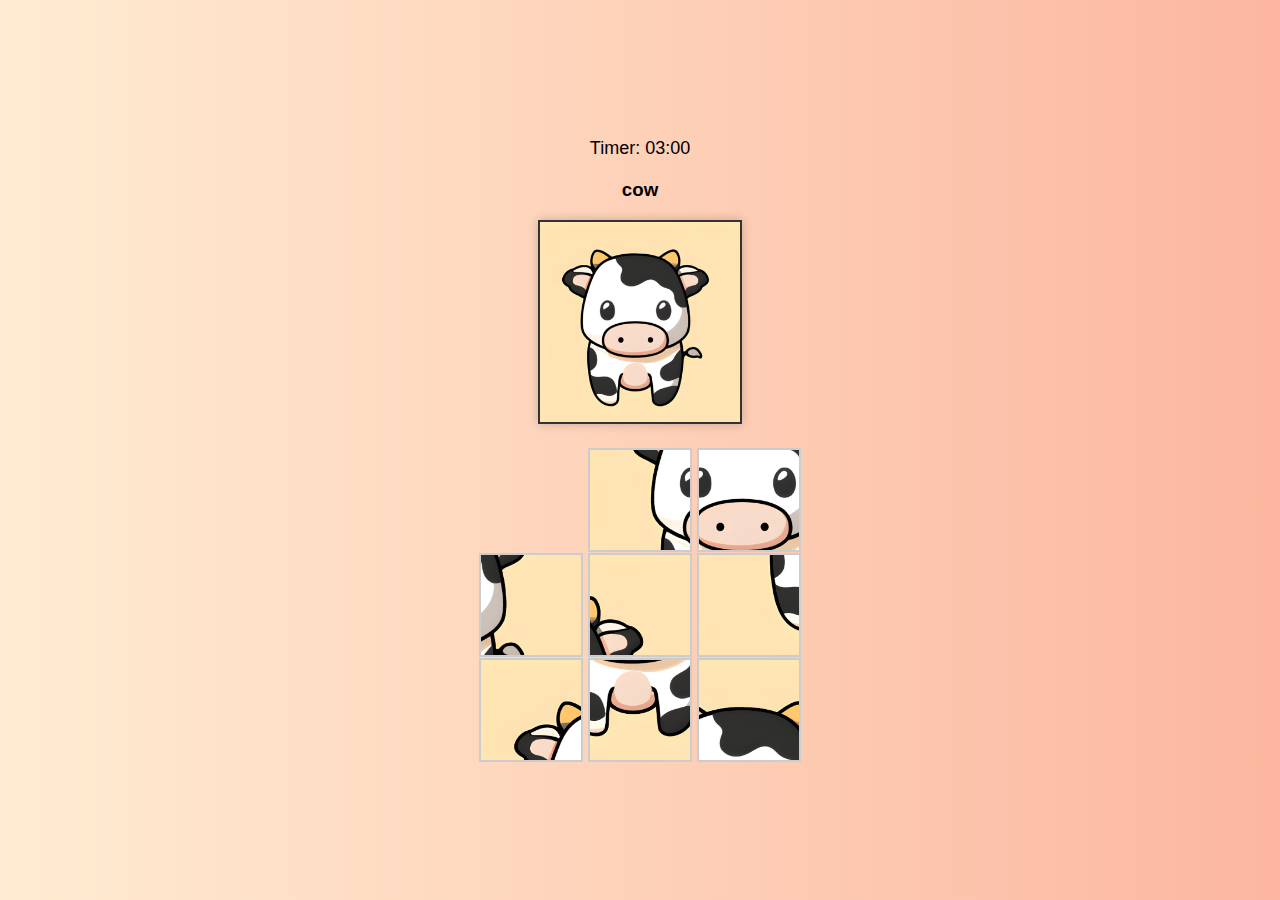
<file: page1easy.html>
<!DOCTYPE html>
<html lang="en">
<head>
    <meta charset="UTF-8">
    <meta name="viewport" content="width=device-width, initial-scale=1.0">
    <title>Easy Puzzle (3x3)</title>
    <link rel="stylesheet" href="styles.css">
    <style>
        /* Add any additional styling here */
        .guide-container {
            text-align: center;
            margin-top: 20px;
        }
        .guide-container img {
            max-width: 100%;
            max-height: 200px;
            border: 2px solid #333;
            box-shadow: 0 0 10px rgba(0, 0, 0, 0.2);
        }
    </style>
</head>
<body>
    <div class="game-container" id="game-container">
        <div class="timer" id="timer">Timer: 00:00</div>
        <div class="guide-container" id="guide-container">
            <h3>cow</h3>
            <img id="guide-image" src="cow.jpg" alt="Cow Image">
        </div>
        <div class="puzzle-container" id="puzzle-container"></div>
        <button id="nextButton" onclick="nextQuestion()" style="display:none;">Next Question</button>
    </div>
    <script>
        document.addEventListener("DOMContentLoaded", () => {
            startGame('easy');
        });

        let startTime;
        let timerInterval;
        let puzzleSolved = false;
        let timerSeconds = 180; // Initial timer value in seconds

        function startGame(difficulty) {
            const puzzleContainer = document.getElementById('puzzle-container');
            puzzleContainer.innerHTML = ''; // Clear any previous game

            let size;
            switch(difficulty) {
                case 'easy':
                    size = 3; // Change size to 3 for a 3x3 puzzle
                    break;
                case 'medium':
                    size = 4;
                    break;
                case 'hard':
                    size = 5;
                    break;
            }

            const tiles = generateSolvableTiles(size);
            render(tiles, size, puzzleContainer);
            startTimer();
        }

        function generateSolvableTiles(size) {
            let tiles = [];
            for (let i = 0; i < size * size - 1; i++) {
                tiles.push(i);
            }
            tiles.push("");
            
            do {
                shuffle(tiles);
            } while (!isSolvable(tiles, size) || isSolved(tiles));

            return tiles;
        }

        function shuffle(array) {
            for (let i = array.length - 1; i > 0; i--) {
                const j = Math.floor(Math.random() * (i + 1));
                [array[i], array[j]] = [array[j], array[i]];
            }
        }

        function isSolvable(tiles, size) {
            let inversions = 0;
            for (let i = 0; i < tiles.length - 1; i++) {
                for (let j = i + 1; j < tiles.length; j++) {
                    if (tiles[i] !== "" && tiles[j] !== "" && tiles[i] > tiles[j]) {
                        inversions++;
                    }
                }
            }

            if (size % 2 === 1) {
                return inversions % 2 === 0;
            } else {
                const blankRowFromBottom = size - Math.floor(tiles.indexOf("") / size);
                if (blankRowFromBottom % 2 === 0) {
                    return inversions % 2 === 1;
                } else {
                    return inversions % 2 === 0;
                }
            }
        }

        function isSolved(tiles) {
            for (let i = 0; i < tiles.length - 1; i++) {
                if (tiles[i] !== i) {
                    return false;
                }
            }
            return true;
        }

        function render(tiles, size, container) {
            container.innerHTML = '';
            tiles.forEach((tile, index) => {
                const tileElement = document.createElement('div');
                tileElement.className = 'puzzle-tile';
                if (tile === "") {
                    tileElement.classList.add('empty');
                } else {
                    tileElement.style.backgroundImage = `url('cow/${tile + 1}.jpg')`;
                    tileElement.addEventListener('click', () => moveTile(index, size, tiles, container));
                }
                container.appendChild(tileElement);
            });
            container.style.gridTemplateColumns = `repeat(${size}, 1fr)`;

            // Update guide image
            const guideImage = document.getElementById('guide-image');
            guideImage.src = `cow.jpg`; // Replace with the actual path to the cow image

            // Check if puzzle is already solved
            puzzleSolved = isSolved(tiles);
            updateNextButtonVisibility();
        }

        function moveTile(index, size, tiles, container) {
            const emptyIndex = tiles.indexOf("");
            const [emptyRow, emptyCol] = [Math.floor(emptyIndex / size), emptyIndex % size];
            const [tileRow, tileCol] = [Math.floor(index / size), index % size];

            if (
                (Math.abs(emptyRow - tileRow) === 1 && emptyCol === tileCol) ||
                (Math.abs(emptyCol - tileCol) === 1 && emptyRow === tileRow)
            ) {
                [tiles[emptyIndex], tiles[index]] = [tiles[index], tiles[emptyIndex]];
                render(tiles, size, container);
                checkWin(tiles, size);
            }
        }

        function checkWin(tiles, size) {
            if (isSolved(tiles)) {
                puzzleSolved = true;
                clearInterval(timerInterval);
                updateNextButtonVisibility();
                alert("You win!");
            }
        }

        function startTimer() {
            startTime = Date.now();
            updateTimer(); // Update timer immediately
            timerInterval = setInterval(updateTimer, 1000);
        }

        function updateTimer() {
            const elapsedTime = Math.floor((Date.now() - startTime) / 1000);
            const remainingTime = timerSeconds - elapsedTime;
            if (remainingTime <= 0) {
                clearInterval(timerInterval);
                puzzleSolved = true;
                updateNextButtonVisibility();
                alert("Time's up! Puzzle not completed.");
            }
            const minutes = Math.floor(remainingTime / 60);
            const seconds = remainingTime % 60;
            document.getElementById('timer').textContent = `Timer: ${formatTime(minutes)}:${formatTime(seconds)}`;
        }

        function formatTime(time) {
            return time < 10 ? `0${time}` : time;
        }

        function updateNextButtonVisibility() {
            const nextButton = document.getElementById('nextButton');
            if (puzzleSolved || timerSeconds <= 0) {
                nextButton.style.display = 'block';
            } else {
                nextButton.style.display = 'none';
            }
        }

        function nextQuestion() {
            // Replace 'nextPage.html' with the actual URL of the next question or puzzle page
            window.location.href = 'page2easy.html';
        }
    </script>
</body>
</html>
</file>
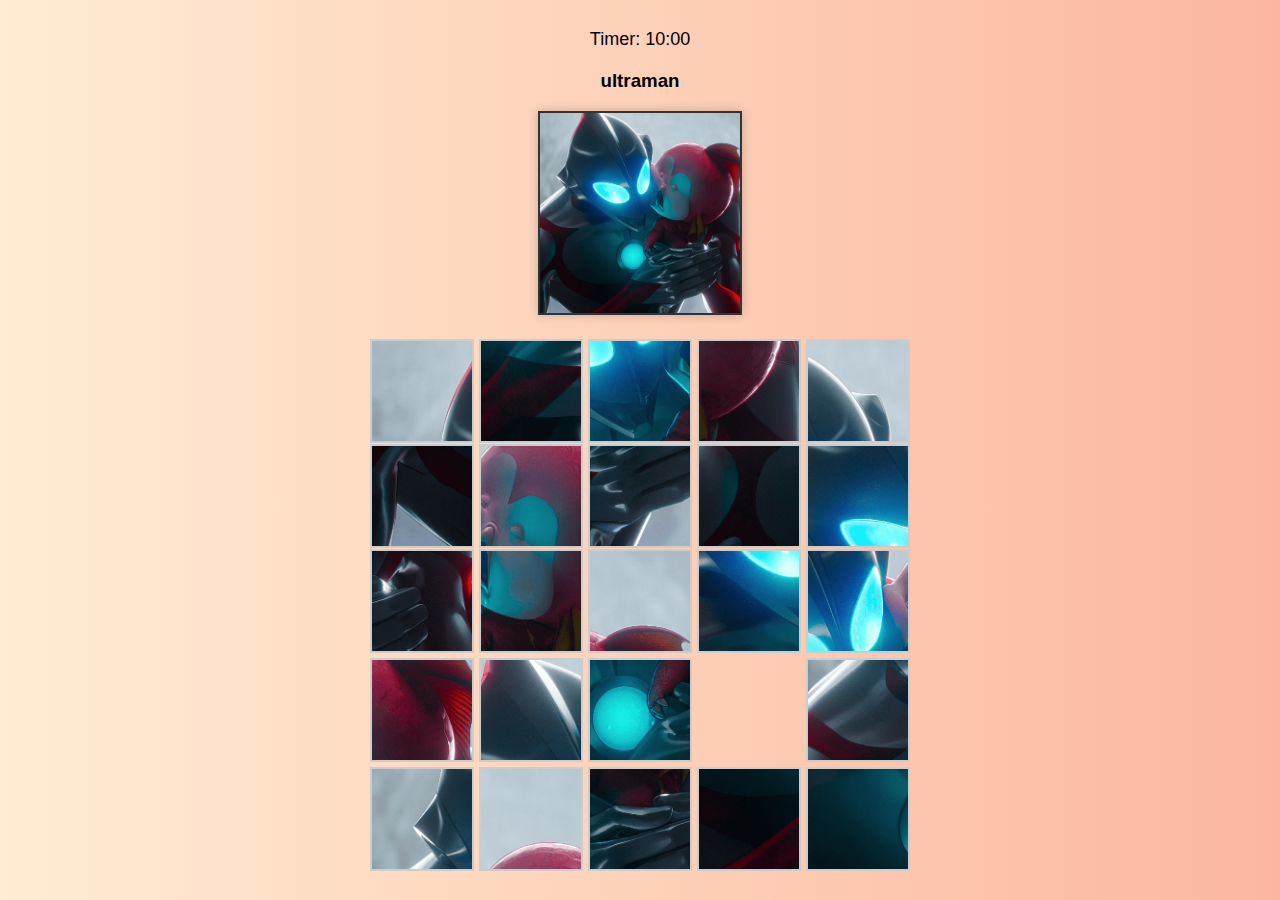
<file: page1hard.html>
<!DOCTYPE html>
<html lang="en">
<head>
    <meta charset="UTF-8">
    <meta name="viewport" content="width=device-width, initial-scale=1.0">
    <title>Easy Puzzle (3x3)</title>
    <link rel="stylesheet" href="styles.css">
    <style>
        /* Add any additional styling here */
        .guide-container {
            text-align: center;
            margin-top: 20px;
        }
        .guide-container img {
            max-width: 100%;
            max-height: 200px;
            border: 2px solid #333;
            box-shadow: 0 0 10px rgba(0, 0, 0, 0.2);
        }
    </style>
</head>
<body>
    <div class="game-container" id="game-container">
        <div class="timer" id="timer">Timer: 00:00</div>
        <div class="guide-container" id="guide-container">
            <h3>ultraman</h3>
            <img id="guide-image" src="cow.jpg" alt="Cow Image">
        </div>
        <div class="puzzle-container" id="puzzle-container"></div>
        <button id="nextButton" onclick="nextQuestion()" style="display:none;">Next Question</button>
    </div>
    <script>
        document.addEventListener("DOMContentLoaded", () => {
            startGame('hard');
        });

        let startTime;
        let timerInterval;
        let puzzleSolved = false;
        let timerSeconds = 600; // Initial timer value in seconds

        function startGame(difficulty) {
            const puzzleContainer = document.getElementById('puzzle-container');
            puzzleContainer.innerHTML = ''; // Clear any previous game

            let size;
            switch(difficulty) {
                case 'easy':
                    size = 3; // Change size to 3 for a 3x3 puzzle
                    break;
                case 'medium':
                    size = 4;
                    break;
                case 'hard':
                    size = 5;
                    break;
            }

            const tiles = generateSolvableTiles(size);
            render(tiles, size, puzzleContainer);
            startTimer();
        }

        function generateSolvableTiles(size) {
            let tiles = [];
            for (let i = 0; i < size * size - 1; i++) {
                tiles.push(i);
            }
            tiles.push("");
            
            do {
                shuffle(tiles);
            } while (!isSolvable(tiles, size) || isSolved(tiles));

            return tiles;
        }

        function shuffle(array) {
            for (let i = array.length - 1; i > 0; i--) {
                const j = Math.floor(Math.random() * (i + 1));
                [array[i], array[j]] = [array[j], array[i]];
            }
        }

        function isSolvable(tiles, size) {
            let inversions = 0;
            for (let i = 0; i < tiles.length - 1; i++) {
                for (let j = i + 1; j < tiles.length; j++) {
                    if (tiles[i] !== "" && tiles[j] !== "" && tiles[i] > tiles[j]) {
                        inversions++;
                    }
                }
            }

            if (size % 2 === 1) {
                return inversions % 2 === 0;
            } else {
                const blankRowFromBottom = size - Math.floor(tiles.indexOf("") / size);
                if (blankRowFromBottom % 2 === 0) {
                    return inversions % 2 === 1;
                } else {
                    return inversions % 2 === 0;
                }
            }
        }

        function isSolved(tiles) {
            for (let i = 0; i < tiles.length - 1; i++) {
                if (tiles[i] !== i) {
                    return false;
                }
            }
            return true;
        }

        function render(tiles, size, container) {
            container.innerHTML = '';
            tiles.forEach((tile, index) => {
                const tileElement = document.createElement('div');
                tileElement.className = 'puzzle-tile';
                if (tile === "") {
                    tileElement.classList.add('empty');
                } else {
                    tileElement.style.backgroundImage = `url('ultraman/${tile + 1}.png')`;
                    tileElement.addEventListener('click', () => moveTile(index, size, tiles, container));
                }
                container.appendChild(tileElement);
            });
            container.style.gridTemplateColumns = `repeat(${size}, 1fr)`;

            // Update guide image
            const guideImage = document.getElementById('guide-image');
            guideImage.src = `ultraman.png`; // Replace with the actual path to the cow image

            // Check if puzzle is already solved
            puzzleSolved = isSolved(tiles);
            updateNextButtonVisibility();
        }

        function moveTile(index, size, tiles, container) {
            const emptyIndex = tiles.indexOf("");
            const [emptyRow, emptyCol] = [Math.floor(emptyIndex / size), emptyIndex % size];
            const [tileRow, tileCol] = [Math.floor(index / size), index % size];

            if (
                (Math.abs(emptyRow - tileRow) === 1 && emptyCol === tileCol) ||
                (Math.abs(emptyCol - tileCol) === 1 && emptyRow === tileRow)
            ) {
                [tiles[emptyIndex], tiles[index]] = [tiles[index], tiles[emptyIndex]];
                render(tiles, size, container);
                checkWin(tiles, size);
            }
        }

        function checkWin(tiles, size) {
            if (isSolved(tiles)) {
                puzzleSolved = true;
                clearInterval(timerInterval);
                updateNextButtonVisibility();
                alert("You win!");
            }
        }

        function startTimer() {
            startTime = Date.now();
            updateTimer(); // Update timer immediately
            timerInterval = setInterval(updateTimer, 1000);
        }

        function updateTimer() {
            const elapsedTime = Math.floor((Date.now() - startTime) / 1000);
            const remainingTime = timerSeconds - elapsedTime;
            if (remainingTime <= 0) {
                clearInterval(timerInterval);
                puzzleSolved = true;
                updateNextButtonVisibility();
                alert("Time's up! Puzzle not completed.");
            }
            const minutes = Math.floor(remainingTime / 60);
            const seconds = remainingTime % 60;
            document.getElementById('timer').textContent = `Timer: ${formatTime(minutes)}:${formatTime(seconds)}`;
        }

        function formatTime(time) {
            return time < 10 ? `0${time}` : time;
        }

        function updateNextButtonVisibility() {
            const nextButton = document.getElementById('nextButton');
            if (puzzleSolved || timerSeconds <= 0) {
                nextButton.style.display = 'block';
            } else {
                nextButton.style.display = 'none';
            }
        }

        function nextQuestion() {
            // Replace 'nextPage.html' with the actual URL of the next question or puzzle page
            window.location.href = 'index.html';
        }
    </script>
</body>
</html>
</file>
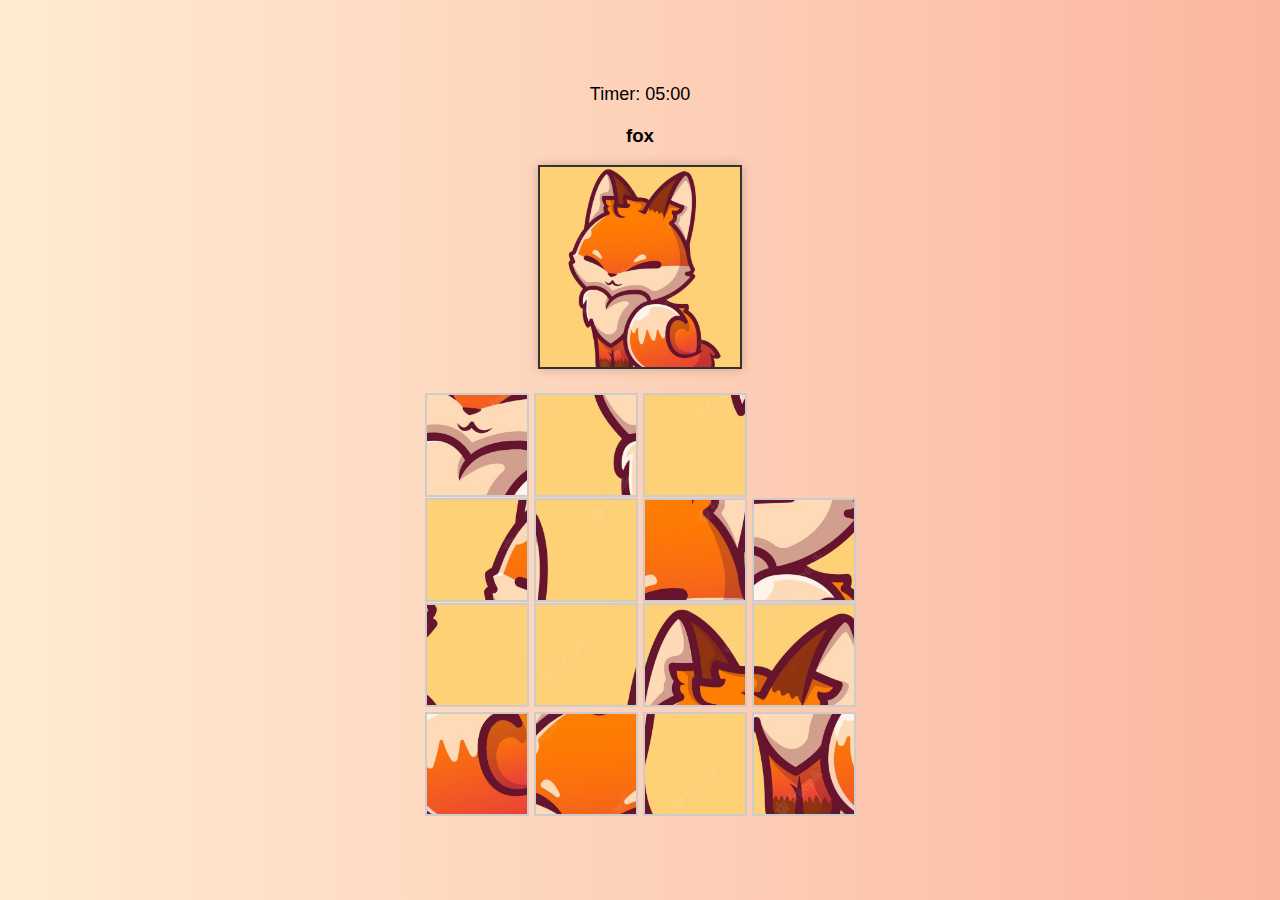
<file: page1medium.html>
<!DOCTYPE html>
<html lang="en">
<head>
    <meta charset="UTF-8">
    <meta name="viewport" content="width=device-width, initial-scale=1.0">
    <title>Easy Puzzle (3x3)</title>
    <link rel="stylesheet" href="styles.css">
    <style>
        /* Add any additional styling here */
        .guide-container {
            text-align: center;
            margin-top: 20px;
        }
        .guide-container img {
            max-width: 100%;
            max-height: 200px;
            border: 2px solid #333;
            box-shadow: 0 0 10px rgba(0, 0, 0, 0.2);
        }
    </style>
</head>
<body>
    <div class="game-container" id="game-container">
        <div class="timer" id="timer">Timer: 00:00</div>
        <div class="guide-container" id="guide-container">
            <h3>fox</h3>
            <img id="guide-image" src="cow.jpg" alt="Cow Image">
        </div>
        <div class="puzzle-container" id="puzzle-container"></div>
        <button id="nextButton" onclick="nextQuestion()" style="display:none;">Next Question</button>
    </div>
    <script>
        document.addEventListener("DOMContentLoaded", () => {
            startGame('medium');
        });

        let startTime;
        let timerInterval;
        let puzzleSolved = false;
        let timerSeconds = 300; // Initial timer value in seconds

        function startGame(difficulty) {
            const puzzleContainer = document.getElementById('puzzle-container');
            puzzleContainer.innerHTML = ''; // Clear any previous game

            let size;
            switch(difficulty) {
                case 'easy':
                    size = 3; // Change size to 3 for a 3x3 puzzle
                    break;
                case 'medium':
                    size = 4;
                    break;
                case 'hard':
                    size = 5;
                    break;
            }

            const tiles = generateSolvableTiles(size);
            render(tiles, size, puzzleContainer);
            startTimer();
        }

        function generateSolvableTiles(size) {
            let tiles = [];
            for (let i = 0; i < size * size - 1; i++) {
                tiles.push(i);
            }
            tiles.push("");
            
            do {
                shuffle(tiles);
            } while (!isSolvable(tiles, size) || isSolved(tiles));

            return tiles;
        }

        function shuffle(array) {
            for (let i = array.length - 1; i > 0; i--) {
                const j = Math.floor(Math.random() * (i + 1));
                [array[i], array[j]] = [array[j], array[i]];
            }
        }

        function isSolvable(tiles, size) {
            let inversions = 0;
            for (let i = 0; i < tiles.length - 1; i++) {
                for (let j = i + 1; j < tiles.length; j++) {
                    if (tiles[i] !== "" && tiles[j] !== "" && tiles[i] > tiles[j]) {
                        inversions++;
                    }
                }
            }

            if (size % 2 === 1) {
                return inversions % 2 === 0;
            } else {
                const blankRowFromBottom = size - Math.floor(tiles.indexOf("") / size);
                if (blankRowFromBottom % 2 === 0) {
                    return inversions % 2 === 1;
                } else {
                    return inversions % 2 === 0;
                }
            }
        }

        function isSolved(tiles) {
            for (let i = 0; i < tiles.length - 1; i++) {
                if (tiles[i] !== i) {
                    return false;
                }
            }
            return true;
        }

        function render(tiles, size, container) {
            container.innerHTML = '';
            tiles.forEach((tile, index) => {
                const tileElement = document.createElement('div');
                tileElement.className = 'puzzle-tile';
                if (tile === "") {
                    tileElement.classList.add('empty');
                } else {
                    tileElement.style.backgroundImage = `url('fox/${tile + 1}.jpg')`;
                    tileElement.addEventListener('click', () => moveTile(index, size, tiles, container));
                }
                container.appendChild(tileElement);
            });
            container.style.gridTemplateColumns = `repeat(${size}, 1fr)`;

            // Update guide image
            const guideImage = document.getElementById('guide-image');
            guideImage.src = `fox.jpg`; // Replace with the actual path to the cow image

            // Check if puzzle is already solved
            puzzleSolved = isSolved(tiles);
            updateNextButtonVisibility();
        }

        function moveTile(index, size, tiles, container) {
            const emptyIndex = tiles.indexOf("");
            const [emptyRow, emptyCol] = [Math.floor(emptyIndex / size), emptyIndex % size];
            const [tileRow, tileCol] = [Math.floor(index / size), index % size];

            if (
                (Math.abs(emptyRow - tileRow) === 1 && emptyCol === tileCol) ||
                (Math.abs(emptyCol - tileCol) === 1 && emptyRow === tileRow)
            ) {
                [tiles[emptyIndex], tiles[index]] = [tiles[index], tiles[emptyIndex]];
                render(tiles, size, container);
                checkWin(tiles, size);
            }
        }

        function checkWin(tiles, size) {
            if (isSolved(tiles)) {
                puzzleSolved = true;
                clearInterval(timerInterval);
                updateNextButtonVisibility();
                alert("You win!");
            }
        }

        function startTimer() {
            startTime = Date.now();
            updateTimer(); // Update timer immediately
            timerInterval = setInterval(updateTimer, 1000);
        }

        function updateTimer() {
            const elapsedTime = Math.floor((Date.now() - startTime) / 1000);
            const remainingTime = timerSeconds - elapsedTime;
            if (remainingTime <= 0) {
                clearInterval(timerInterval);
                puzzleSolved = true;
                updateNextButtonVisibility();
                alert("Time's up! Puzzle not completed.");
            }
            const minutes = Math.floor(remainingTime / 60);
            const seconds = remainingTime % 60;
            document.getElementById('timer').textContent = `Timer: ${formatTime(minutes)}:${formatTime(seconds)}`;
        }

        function formatTime(time) {
            return time < 10 ? `0${time}` : time;
        }

        function updateNextButtonVisibility() {
            const nextButton = document.getElementById('nextButton');
            if (puzzleSolved || timerSeconds <= 0) {
                nextButton.style.display = 'block';
            } else {
                nextButton.style.display = 'none';
            }
        }

        function nextQuestion() {
            // Replace 'nextPage.html' with the actual URL of the next question or puzzle page
            window.location.href = 'page2medium.html';
        }
    </script>
</body>
</html>
</file>
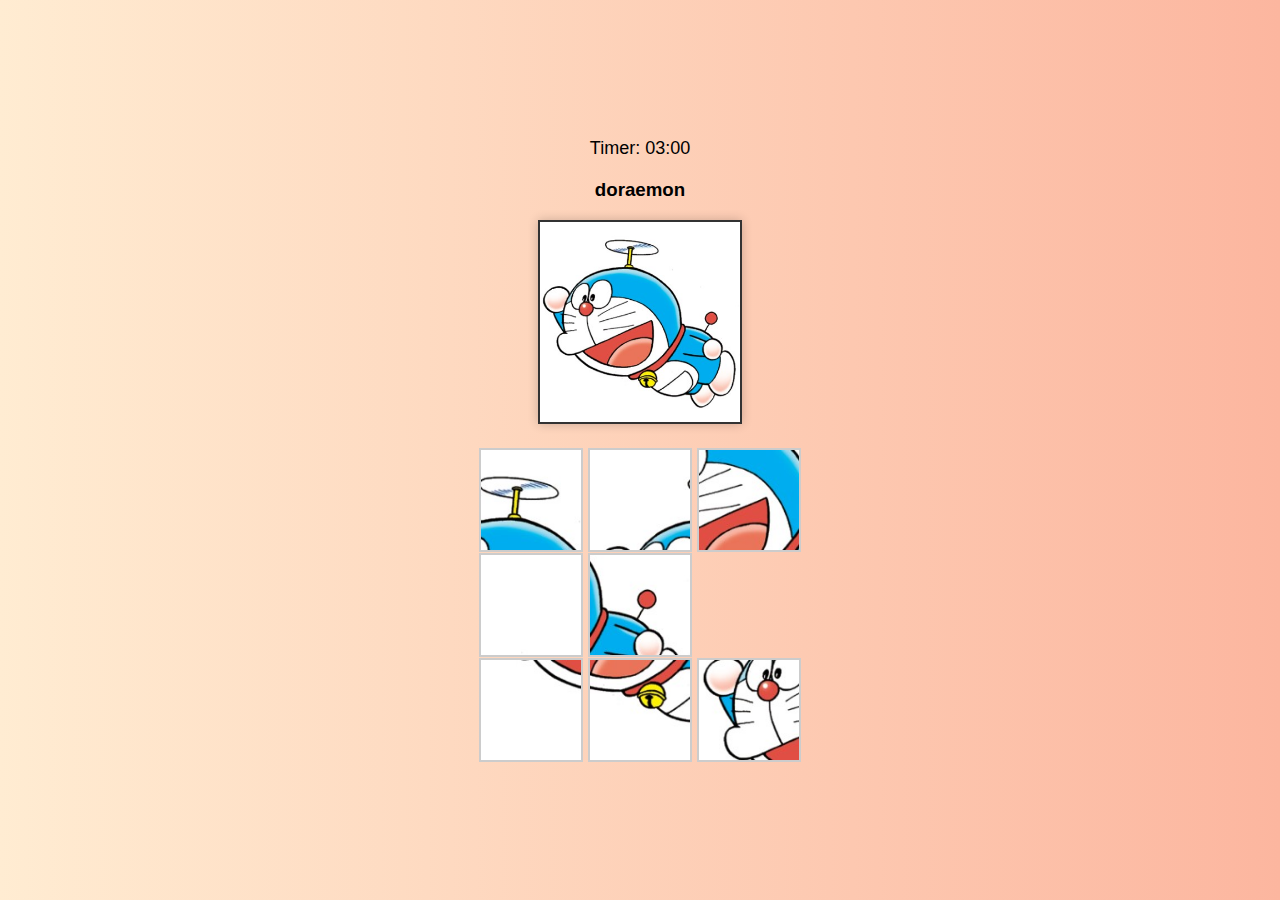
<file: page2easy.html>
<!DOCTYPE html>
<html lang="en">
<head>
    <meta charset="UTF-8">
    <meta name="viewport" content="width=device-width, initial-scale=1.0">
    <title>Easy Puzzle (3x3)</title>
    <link rel="stylesheet" href="styles.css">
    <style>
        /* Add any additional styling here */
        .guide-container {
            text-align: center;
            margin-top: 20px;
        }
        .guide-container img {
            max-width: 100%;
            max-height: 200px;
            border: 2px solid #333;
            box-shadow: 0 0 10px rgba(0, 0, 0, 0.2);
        }
    </style>
</head>
<body>
    <div class="game-container" id="game-container">
        <div class="timer" id="timer">Timer: 00:00</div>
        <div class="guide-container" id="guide-container">
            <h3>doraemon</h3>
            <img id="guide-image" src="cow.jpg" alt="Cow Image">
        </div>
        <div class="puzzle-container" id="puzzle-container"></div>
        <button id="nextButton" onclick="nextQuestion()" style="display:none;">Next Question</button>
    </div>
    <script>
        document.addEventListener("DOMContentLoaded", () => {
            startGame('easy');
        });

        let startTime;
        let timerInterval;
        let puzzleSolved = false;
        let timerSeconds = 180; // Initial timer value in seconds

        function startGame(difficulty) {
            const puzzleContainer = document.getElementById('puzzle-container');
            puzzleContainer.innerHTML = ''; // Clear any previous game

            let size;
            switch(difficulty) {
                case 'easy':
                    size = 3; // Change size to 3 for a 3x3 puzzle
                    break;
                case 'medium':
                    size = 4;
                    break;
                case 'hard':
                    size = 5;
                    break;
            }

            const tiles = generateSolvableTiles(size);
            render(tiles, size, puzzleContainer);
            startTimer();
        }

        function generateSolvableTiles(size) {
            let tiles = [];
            for (let i = 0; i < size * size - 1; i++) {
                tiles.push(i);
            }
            tiles.push("");
            
            do {
                shuffle(tiles);
            } while (!isSolvable(tiles, size) || isSolved(tiles));

            return tiles;
        }

        function shuffle(array) {
            for (let i = array.length - 1; i > 0; i--) {
                const j = Math.floor(Math.random() * (i + 1));
                [array[i], array[j]] = [array[j], array[i]];
            }
        }

        function isSolvable(tiles, size) {
            let inversions = 0;
            for (let i = 0; i < tiles.length - 1; i++) {
                for (let j = i + 1; j < tiles.length; j++) {
                    if (tiles[i] !== "" && tiles[j] !== "" && tiles[i] > tiles[j]) {
                        inversions++;
                    }
                }
            }

            if (size % 2 === 1) {
                return inversions % 2 === 0;
            } else {
                const blankRowFromBottom = size - Math.floor(tiles.indexOf("") / size);
                if (blankRowFromBottom % 2 === 0) {
                    return inversions % 2 === 1;
                } else {
                    return inversions % 2 === 0;
                }
            }
        }

        function isSolved(tiles) {
            for (let i = 0; i < tiles.length - 1; i++) {
                if (tiles[i] !== i) {
                    return false;
                }
            }
            return true;
        }

        function render(tiles, size, container) {
            container.innerHTML = '';
            tiles.forEach((tile, index) => {
                const tileElement = document.createElement('div');
                tileElement.className = 'puzzle-tile';
                if (tile === "") {
                    tileElement.classList.add('empty');
                } else {
                    tileElement.style.backgroundImage = `url('doraemon/${tile + 1}.jpg')`;
                    tileElement.addEventListener('click', () => moveTile(index, size, tiles, container));
                }
                container.appendChild(tileElement);
            });
            container.style.gridTemplateColumns = `repeat(${size}, 1fr)`;

            // Update guide image
            const guideImage = document.getElementById('guide-image');
            guideImage.src = `doraemon.jpg`; // Replace with the actual path to the cow image

            // Check if puzzle is already solved
            puzzleSolved = isSolved(tiles);
            updateNextButtonVisibility();
        }

        function moveTile(index, size, tiles, container) {
            const emptyIndex = tiles.indexOf("");
            const [emptyRow, emptyCol] = [Math.floor(emptyIndex / size), emptyIndex % size];
            const [tileRow, tileCol] = [Math.floor(index / size), index % size];

            if (
                (Math.abs(emptyRow - tileRow) === 1 && emptyCol === tileCol) ||
                (Math.abs(emptyCol - tileCol) === 1 && emptyRow === tileRow)
            ) {
                [tiles[emptyIndex], tiles[index]] = [tiles[index], tiles[emptyIndex]];
                render(tiles, size, container);
                checkWin(tiles, size);
            }
        }

        function checkWin(tiles, size) {
            if (isSolved(tiles)) {
                puzzleSolved = true;
                clearInterval(timerInterval);
                updateNextButtonVisibility();
                alert("You win!");
            }
        }

        function startTimer() {
            startTime = Date.now();
            updateTimer(); // Update timer immediately
            timerInterval = setInterval(updateTimer, 1000);
        }

        function updateTimer() {
            const elapsedTime = Math.floor((Date.now() - startTime) / 1000);
            const remainingTime = timerSeconds - elapsedTime;
            if (remainingTime <= 0) {
                clearInterval(timerInterval);
                puzzleSolved = true;
                updateNextButtonVisibility();
                alert("Time's up! Puzzle not completed.");
            }
            const minutes = Math.floor(remainingTime / 60);
            const seconds = remainingTime % 60;
            document.getElementById('timer').textContent = `Timer: ${formatTime(minutes)}:${formatTime(seconds)}`;
        }

        function formatTime(time) {
            return time < 10 ? `0${time}` : time;
        }

        function updateNextButtonVisibility() {
            const nextButton = document.getElementById('nextButton');
            if (puzzleSolved || timerSeconds <= 0) {
                nextButton.style.display = 'block';
            } else {
                nextButton.style.display = 'none';
            }
        }

        function nextQuestion() {
            // Replace 'nextPage.html' with the actual URL of the next question or puzzle page
            window.location.href = 'index.html';
        }
    </script>
</body>
</html>
</file>
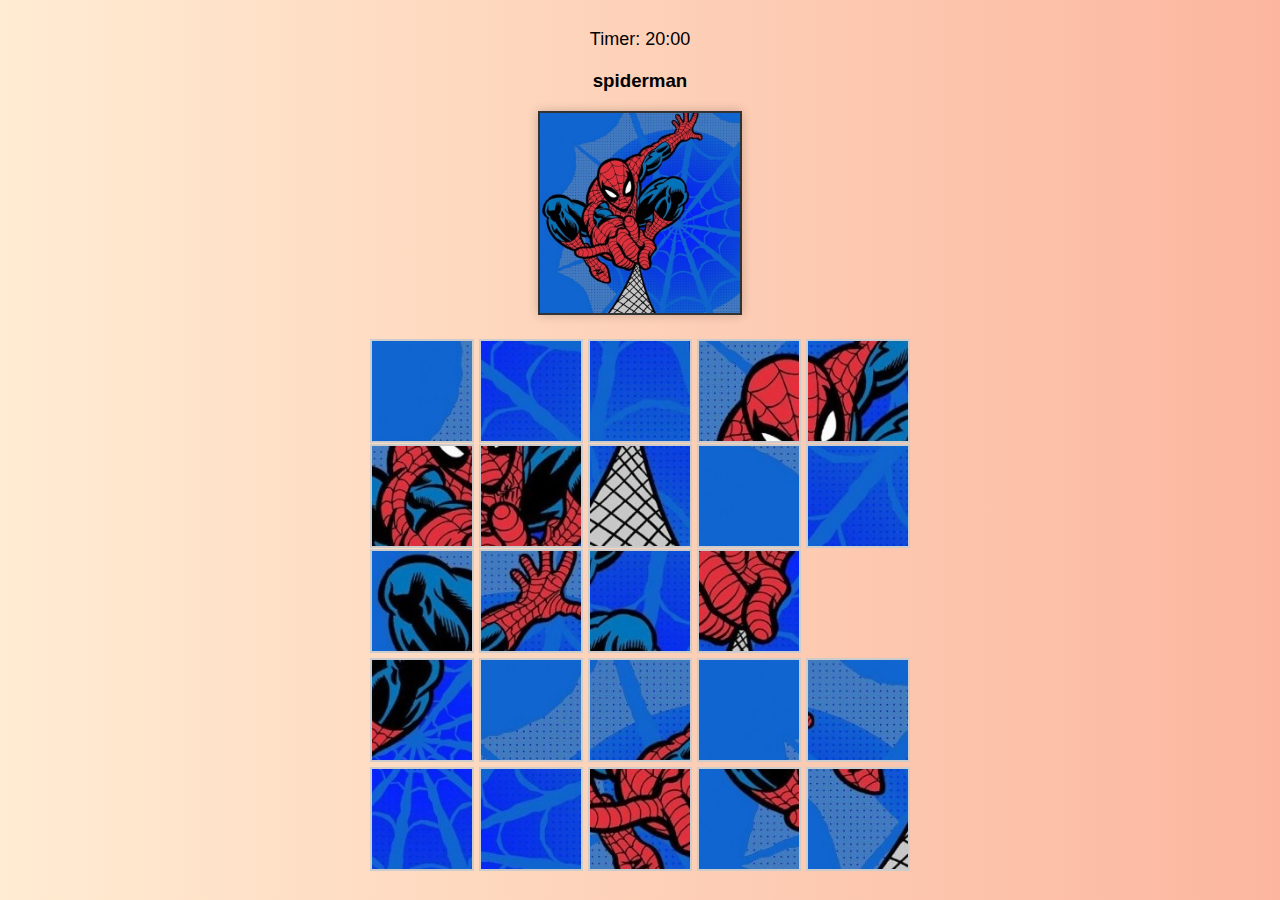
<file: page2hard.html>
<!DOCTYPE html>
<html lang="en">
<head>
    <meta charset="UTF-8">
    <meta name="viewport" content="width=device-width, initial-scale=1.0">
    <title>Easy Puzzle (3x3)</title>
    <link rel="stylesheet" href="styles.css">
    <style>
        /* Add any additional styling here */
        .guide-container {
            text-align: center;
            margin-top: 20px;
        }
        .guide-container img {
            max-width: 100%;
            max-height: 200px;
            border: 2px solid #333;
            box-shadow: 0 0 10px rgba(0, 0, 0, 0.2);
        }
    </style>
</head>
<body>
    <div class="game-container" id="game-container">
        <div class="timer" id="timer">Timer: 00:00</div>
        <div class="guide-container" id="guide-container">
            <h3>spiderman</h3>
            <img id="guide-image" src="cow.jpg" alt="Cow Image">
        </div>
        <div class="puzzle-container" id="puzzle-container"></div>
        <button id="nextButton" onclick="nextQuestion()" style="display:none;">Next Question</button>
    </div>
    <script>
        document.addEventListener("DOMContentLoaded", () => {
            startGame('hard');
        });

        let startTime;
        let timerInterval;
        let puzzleSolved = false;
        let timerSeconds = 1200; // Initial timer value in seconds

        function startGame(difficulty) {
            const puzzleContainer = document.getElementById('puzzle-container');
            puzzleContainer.innerHTML = ''; // Clear any previous game

            let size;
            switch(difficulty) {
                case 'easy':
                    size = 3; // Change size to 3 for a 3x3 puzzle
                    break;
                case 'medium':
                    size = 4;
                    break;
                case 'hard':
                    size = 5;
                    break;
            }

            const tiles = generateSolvableTiles(size);
            render(tiles, size, puzzleContainer);
            startTimer();
        }

        function generateSolvableTiles(size) {
            let tiles = [];
            for (let i = 0; i < size * size - 1; i++) {
                tiles.push(i);
            }
            tiles.push("");
            
            do {
                shuffle(tiles);
            } while (!isSolvable(tiles, size) || isSolved(tiles));

            return tiles;
        }

        function shuffle(array) {
            for (let i = array.length - 1; i > 0; i--) {
                const j = Math.floor(Math.random() * (i + 1));
                [array[i], array[j]] = [array[j], array[i]];
            }
        }

        function isSolvable(tiles, size) {
            let inversions = 0;
            for (let i = 0; i < tiles.length - 1; i++) {
                for (let j = i + 1; j < tiles.length; j++) {
                    if (tiles[i] !== "" && tiles[j] !== "" && tiles[i] > tiles[j]) {
                        inversions++;
                    }
                }
            }

            if (size % 2 === 1) {
                return inversions % 2 === 0;
            } else {
                const blankRowFromBottom = size - Math.floor(tiles.indexOf("") / size);
                if (blankRowFromBottom % 2 === 0) {
                    return inversions % 2 === 1;
                } else {
                    return inversions % 2 === 0;
                }
            }
        }

        function isSolved(tiles) {
            for (let i = 0; i < tiles.length - 1; i++) {
                if (tiles[i] !== i) {
                    return false;
                }
            }
            return true;
        }

        function render(tiles, size, container) {
            container.innerHTML = '';
            tiles.forEach((tile, index) => {
                const tileElement = document.createElement('div');
                tileElement.className = 'puzzle-tile';
                if (tile === "") {
                    tileElement.classList.add('empty');
                } else {
                    tileElement.style.backgroundImage = `url('spiderman/${tile + 1}.jpg')`;
                    tileElement.addEventListener('click', () => moveTile(index, size, tiles, container));
                }
                container.appendChild(tileElement);
            });
            container.style.gridTemplateColumns = `repeat(${size}, 1fr)`;

            // Update guide image
            const guideImage = document.getElementById('guide-image');
            guideImage.src = `spiderman.jpg`; // Replace with the actual path to the cow image

            // Check if puzzle is already solved
            puzzleSolved = isSolved(tiles);
            updateNextButtonVisibility();
        }

        function moveTile(index, size, tiles, container) {
            const emptyIndex = tiles.indexOf("");
            const [emptyRow, emptyCol] = [Math.floor(emptyIndex / size), emptyIndex % size];
            const [tileRow, tileCol] = [Math.floor(index / size), index % size];

            if (
                (Math.abs(emptyRow - tileRow) === 1 && emptyCol === tileCol) ||
                (Math.abs(emptyCol - tileCol) === 1 && emptyRow === tileRow)
            ) {
                [tiles[emptyIndex], tiles[index]] = [tiles[index], tiles[emptyIndex]];
                render(tiles, size, container);
                checkWin(tiles, size);
            }
        }

        function checkWin(tiles, size) {
            if (isSolved(tiles)) {
                puzzleSolved = true;
                clearInterval(timerInterval);
                updateNextButtonVisibility();
                alert("You win!");
            }
        }

        function startTimer() {
            startTime = Date.now();
            updateTimer(); // Update timer immediately
            timerInterval = setInterval(updateTimer, 1000);
        }

        function updateTimer() {
            const elapsedTime = Math.floor((Date.now() - startTime) / 1000);
            const remainingTime = timerSeconds - elapsedTime;
            if (remainingTime <= 0) {
                clearInterval(timerInterval);
                puzzleSolved = true;
                updateNextButtonVisibility();
                alert("Time's up! Puzzle not completed.");
            }
            const minutes = Math.floor(remainingTime / 60);
            const seconds = remainingTime % 60;
            document.getElementById('timer').textContent = `Timer: ${formatTime(minutes)}:${formatTime(seconds)}`;
        }

        function formatTime(time) {
            return time < 10 ? `0${time}` : time;
        }

        function updateNextButtonVisibility() {
            const nextButton = document.getElementById('nextButton');
            if (puzzleSolved || timerSeconds <= 0) {
                nextButton.style.display = 'block';
            } else {
                nextButton.style.display = 'none';
            }
        }

        function nextQuestion() {
            // Replace 'nextPage.html' with the actual URL of the next question or puzzle page
            window.location.href = 'page1hard.html';
        }
    </script>
</body>
</html>
</file>
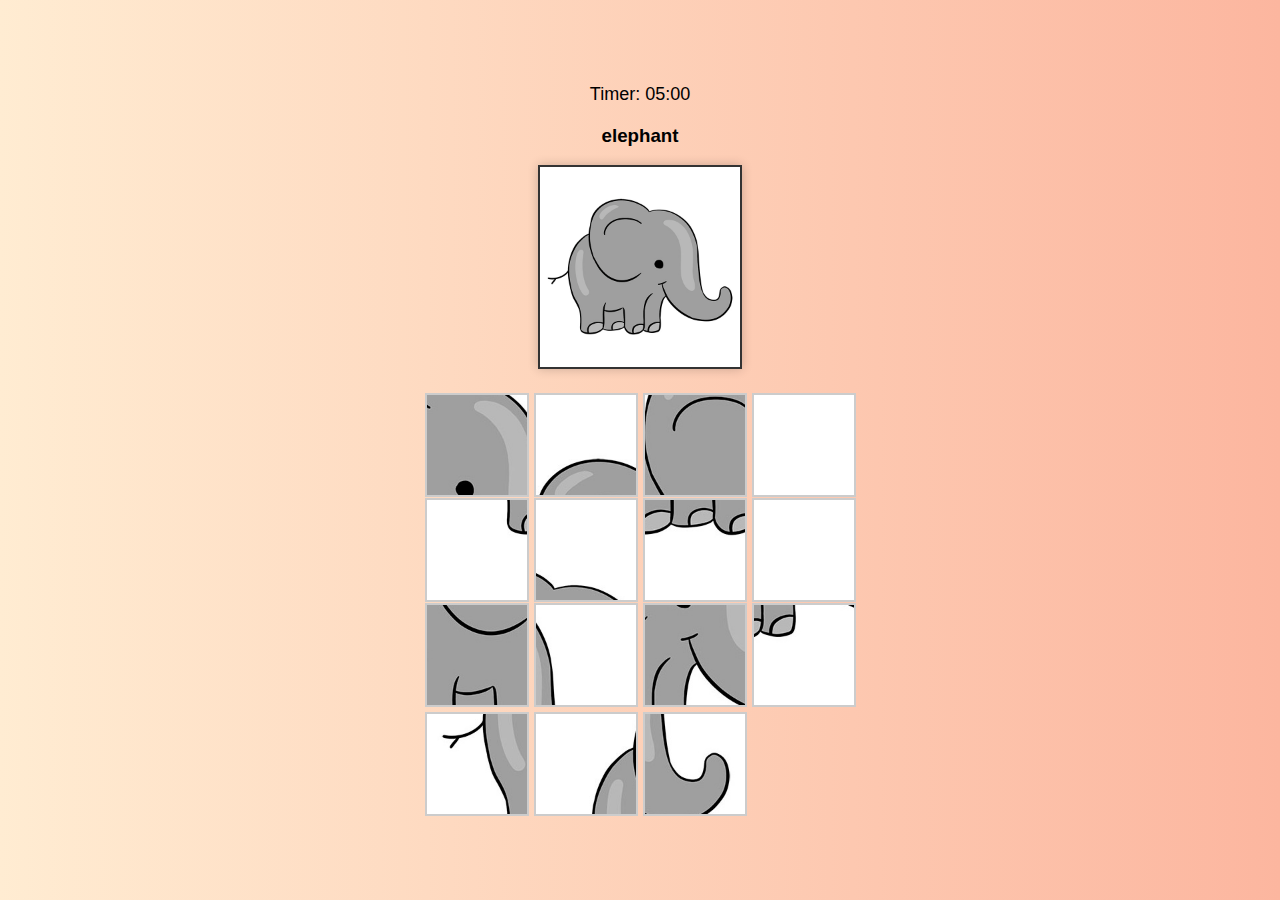
<file: page2medium.html>
<!DOCTYPE html>
<html lang="en">
<head>
    <meta charset="UTF-8">
    <meta name="viewport" content="width=device-width, initial-scale=1.0">
    <title>Easy Puzzle (3x3)</title>
    <link rel="stylesheet" href="styles.css">
    <style>
        /* Add any additional styling here */
        .guide-container {
            text-align: center;
            margin-top: 20px;
        }
        .guide-container img {
            max-width: 100%;
            max-height: 200px;
            border: 2px solid #333;
            box-shadow: 0 0 10px rgba(0, 0, 0, 0.2);
        }
    </style>
</head>
<body>
    <div class="game-container" id="game-container">
        <div class="timer" id="timer">Timer: 00:00</div>
        <div class="guide-container" id="guide-container">
            <h3>elephant</h3>
            <img id="guide-image" src="cow.jpg" alt="Cow Image">
        </div>
        <div class="puzzle-container" id="puzzle-container"></div>
        <button id="nextButton" onclick="nextQuestion()" style="display:none;">Next Question</button>
    </div>
    <script>
        document.addEventListener("DOMContentLoaded", () => {
            startGame('medium');
        });

        let startTime;
        let timerInterval;
        let puzzleSolved = false;
        let timerSeconds = 300; // Initial timer value in seconds

        function startGame(difficulty) {
            const puzzleContainer = document.getElementById('puzzle-container');
            puzzleContainer.innerHTML = ''; // Clear any previous game

            let size;
            switch(difficulty) {
                case 'easy':
                    size = 3; // Change size to 3 for a 3x3 puzzle
                    break;
                case 'medium':
                    size = 4;
                    break;
                case 'hard':
                    size = 5;
                    break;
            }

            const tiles = generateSolvableTiles(size);
            render(tiles, size, puzzleContainer);
            startTimer();
        }

        function generateSolvableTiles(size) {
            let tiles = [];
            for (let i = 0; i < size * size - 1; i++) {
                tiles.push(i);
            }
            tiles.push("");
            
            do {
                shuffle(tiles);
            } while (!isSolvable(tiles, size) || isSolved(tiles));

            return tiles;
        }

        function shuffle(array) {
            for (let i = array.length - 1; i > 0; i--) {
                const j = Math.floor(Math.random() * (i + 1));
                [array[i], array[j]] = [array[j], array[i]];
            }
        }

        function isSolvable(tiles, size) {
            let inversions = 0;
            for (let i = 0; i < tiles.length - 1; i++) {
                for (let j = i + 1; j < tiles.length; j++) {
                    if (tiles[i] !== "" && tiles[j] !== "" && tiles[i] > tiles[j]) {
                        inversions++;
                    }
                }
            }

            if (size % 2 === 1) {
                return inversions % 2 === 0;
            } else {
                const blankRowFromBottom = size - Math.floor(tiles.indexOf("") / size);
                if (blankRowFromBottom % 2 === 0) {
                    return inversions % 2 === 1;
                } else {
                    return inversions % 2 === 0;
                }
            }
        }

        function isSolved(tiles) {
            for (let i = 0; i < tiles.length - 1; i++) {
                if (tiles[i] !== i) {
                    return false;
                }
            }
            return true;
        }

        function render(tiles, size, container) {
            container.innerHTML = '';
            tiles.forEach((tile, index) => {
                const tileElement = document.createElement('div');
                tileElement.className = 'puzzle-tile';
                if (tile === "") {
                    tileElement.classList.add('empty');
                } else {
                    tileElement.style.backgroundImage = `url('elephant/${tile + 1}.jpg')`;
                    tileElement.addEventListener('click', () => moveTile(index, size, tiles, container));
                }
                container.appendChild(tileElement);
            });
            container.style.gridTemplateColumns = `repeat(${size}, 1fr)`;

            // Update guide image
            const guideImage = document.getElementById('guide-image');
            guideImage.src = `elephant.jpg`; // Replace with the actual path to the cow image

            // Check if puzzle is already solved
            puzzleSolved = isSolved(tiles);
            updateNextButtonVisibility();
        }

        function moveTile(index, size, tiles, container) {
            const emptyIndex = tiles.indexOf("");
            const [emptyRow, emptyCol] = [Math.floor(emptyIndex / size), emptyIndex % size];
            const [tileRow, tileCol] = [Math.floor(index / size), index % size];

            if (
                (Math.abs(emptyRow - tileRow) === 1 && emptyCol === tileCol) ||
                (Math.abs(emptyCol - tileCol) === 1 && emptyRow === tileRow)
            ) {
                [tiles[emptyIndex], tiles[index]] = [tiles[index], tiles[emptyIndex]];
                render(tiles, size, container);
                checkWin(tiles, size);
            }
        }

        function checkWin(tiles, size) {
            if (isSolved(tiles)) {
                puzzleSolved = true;
                clearInterval(timerInterval);
                updateNextButtonVisibility();
                alert("You win!");
            }
        }

        function startTimer() {
            startTime = Date.now();
            updateTimer(); // Update timer immediately
            timerInterval = setInterval(updateTimer, 1000);
        }

        function updateTimer() {
            const elapsedTime = Math.floor((Date.now() - startTime) / 1000);
            const remainingTime = timerSeconds - elapsedTime;
            if (remainingTime <= 0) {
                clearInterval(timerInterval);
                puzzleSolved = true;
                updateNextButtonVisibility();
                alert("Time's up! Puzzle not completed.");
            }
            const minutes = Math.floor(remainingTime / 60);
            const seconds = remainingTime % 60;
            document.getElementById('timer').textContent = `Timer: ${formatTime(minutes)}:${formatTime(seconds)}`;
        }

        function formatTime(time) {
            return time < 10 ? `0${time}` : time;
        }

        function updateNextButtonVisibility() {
            const nextButton = document.getElementById('nextButton');
            if (puzzleSolved || timerSeconds <= 0) {
                nextButton.style.display = 'block';
            } else {
                nextButton.style.display = 'none';
            }
        }

        function nextQuestion() {
            // Replace 'nextPage.html' with the actual URL of the next question or puzzle page
            window.location.href = 'index.html';
        }
    </script>
</body>
</html>
</file>
<file: styles.css>
body {
    display: flex;
    justify-content: center;
    align-items: center;
    height: 100vh;
    background-color: #f0f0f0;
    margin: 0;
    font-family: 'Comic Sans MS', cursive, sans-serif;
    background: linear-gradient(to right, #ffecd2 0%, #fcb69f 100%);
}

.game-container {
    text-align: center;
}

.puzzle-container {
    display: grid;
    grid-template-columns: repeat(2, 100px);
    grid-template-rows: repeat(2, 100px);
    gap: 5px;
    margin-top: 20px;
}

.puzzle-tile {
    width: 100px;
    height: 100px;
    background-size: cover;
    border: 2px solid #cccccc;
    cursor: pointer;
}

.puzzle-tile.empty {
    background: none;
    border: none;
}

.timer {
    font-size: 18px;
    margin-bottom: 10px;
}

button {
    margin-top: 20px;
    padding: 10px 20px;
    font-size: 16px;
    background-color: #ff6f61;
    color: white;
    border: none;
    border-radius: 5px;
    cursor: pointer;
    transition: background-color 0.3s;
}

button:hover {
    background-color: #ff9a8b;
}
</file>
